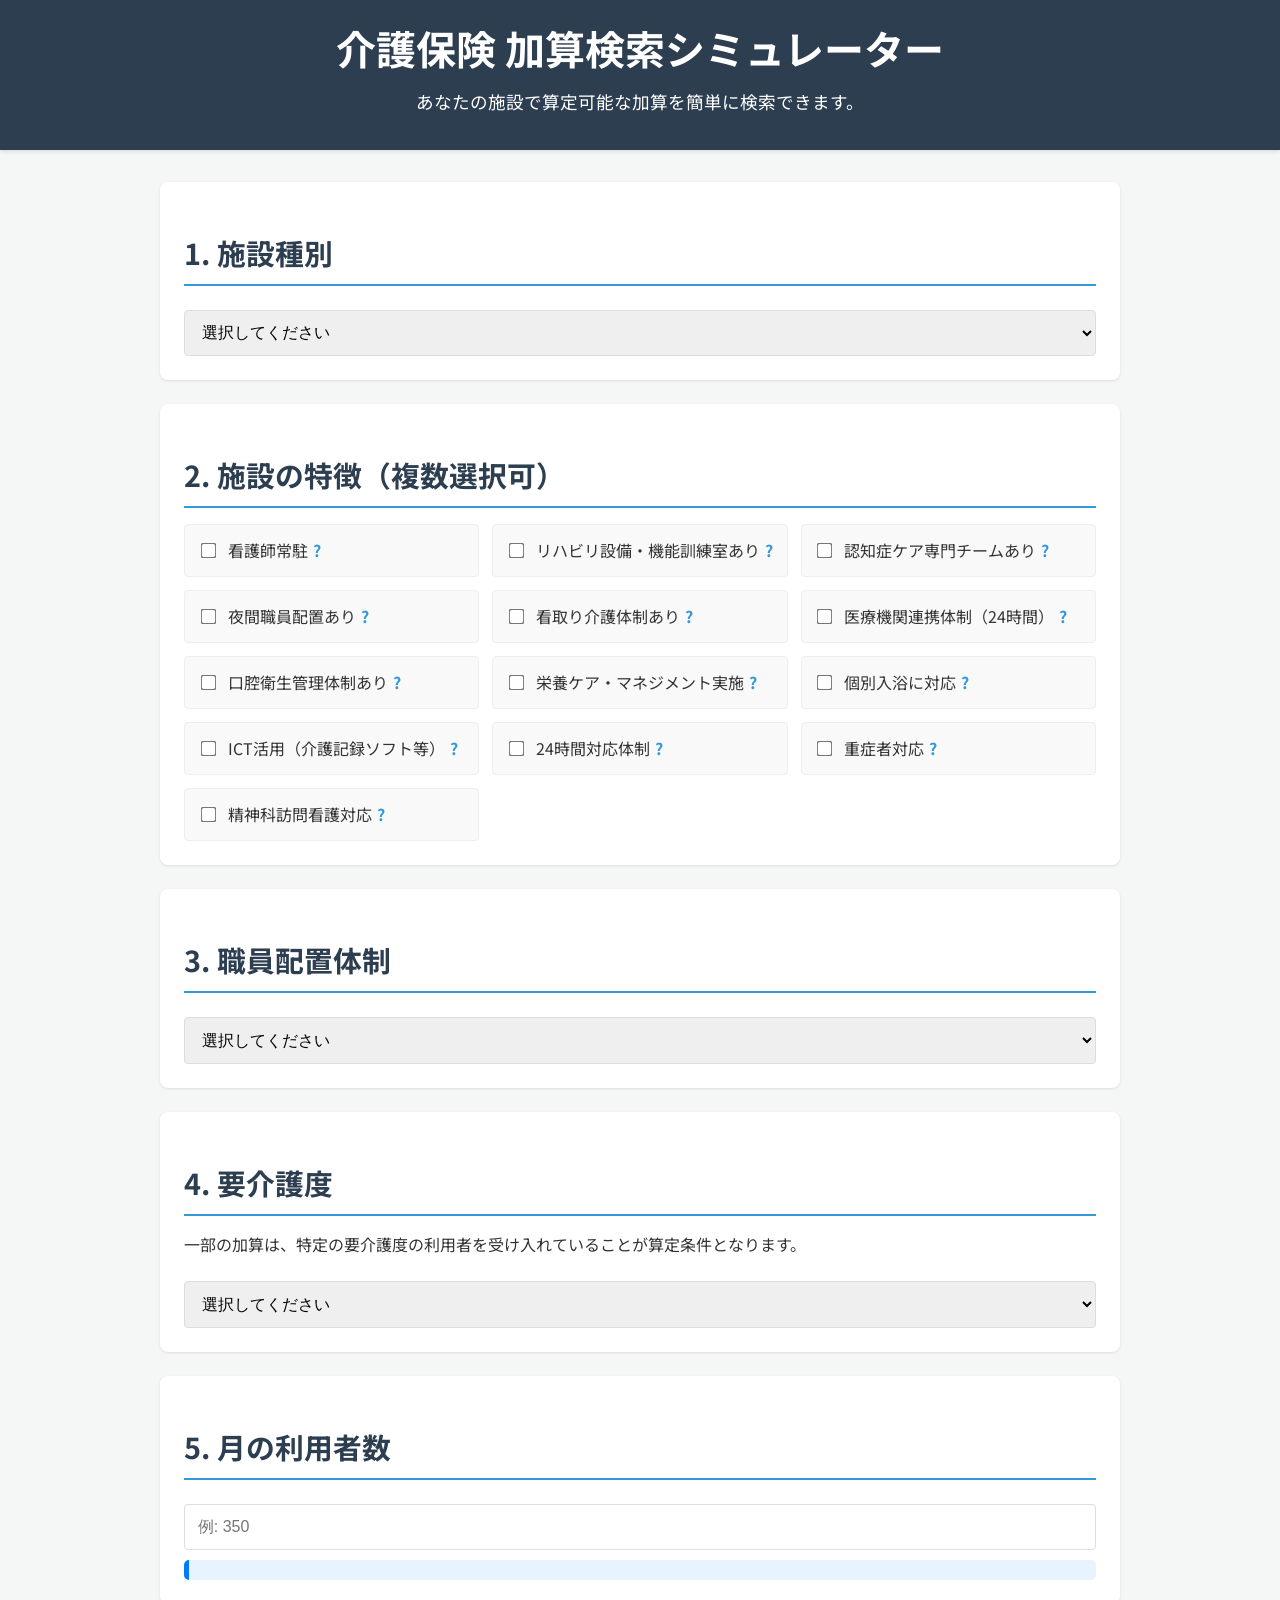
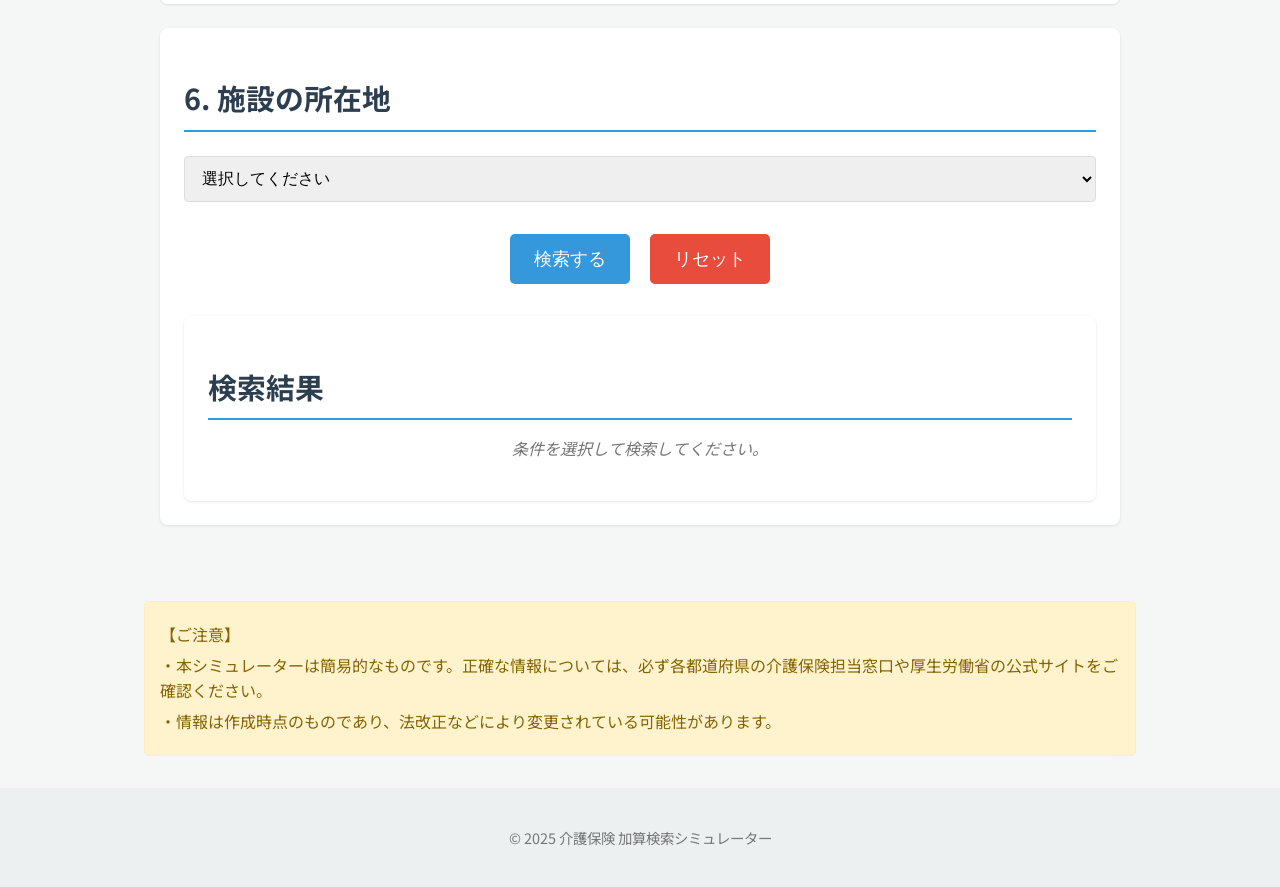
<file: docs/index.html>
<!DOCTYPE html>
<html lang="ja">
<head>
    <meta charset="UTF-8">
    <meta name="viewport" content="width=device-width, initial-scale=1.0">
    <title>介護保険 加算検索シミュレーター</title>
    <meta property="og:title" content="介護保険 加算検索シミュレーター">
    <meta property="og:type" content="website">
    <meta property="og:image" content="https://example.com/ogp-image.png"> <!-- 適切な画像URLに置き換えてください -->
    <meta property="og:url" content="https://your-app-url.com"> <!-- 適切な公開URLに置き換えてください -->
    <meta property="og:description" content="あなたの介護施設が介護保険の中でどの加算が取れるかを簡単に検索できるシミュレーターです。">
    <meta property="og:site_name" content="介護保険 加算検索シミュレーター">
    <link rel="stylesheet" href="style.css">
    <link rel="preconnect" href="https://fonts.googleapis.com">
    <link rel="preconnect" href="https://fonts.gstatic.com" crossorigin>
    <link href="https://fonts.googleapis.com/css2?family=Noto+Sans+JP:wght@300;400;700&display=swap" rel="stylesheet">
</head>
<body>
    <header>
        <h1>介護保険 加算検索シミュレーター</h1>
        <p>あなたの施設で算定可能な加算を簡単に検索できます。</p>
    </header>

    <main>
        <div class="container">
            <form id="search-form">
                <section class="form-section">
                    <h2>1. 施設種別</h2>
                    <select id="facility-type" class="form-select">
                        <option value="">選択してください</option>
                        <optgroup label="施設サービス">
                            <option value="tokuyo">特別養護老人ホーム（介護老人福祉施設）</option>
                            <option value="rouken">介護老人保健施設</option>
                            <option value="iryouin">介護医療院</option>
                            <option value="ryoyogata">介護療養型医療施設</option>
                        </optgroup>
                        <optgroup label="居宅サービス">
                            <option value="day-service">デイサービス（通所介護）</option>
                            <option value="home-visit">訪問介護</option>
                            <option value="home-nursing">訪問看護</option>
                            <option value="short-stay">ショートステイ（短期入所生活介護）</option>
                            <option value="group-home">グループホーム（認知症対応型共同生活介護）</option>
                            <option value="syotaki">小規模多機能型居宅介護</option>
                            <option value="home-rehab">訪問リハビリ</option>
                        </optgroup>
                    </select>
                </section>

                <section class="form-section">
                    <h2>2. 施設の特徴（複数選択可）</h2>
                    <div class="checkbox-group">
                        <label class="tooltip-container"> <input type="checkbox" name="features" value="nurse_stationed"> 看護師常駐 <span class="tooltip-icon">?</span><span class="tooltip-text">施設に看護師が常勤または非常勤で配置されている体制を指します。</span></label>
                        <label class="tooltip-container"> <input type="checkbox" name="features" value="rehab_equipment"> リハビリ設備・機能訓練室あり <span class="tooltip-icon">?</span><span class="tooltip-text">機能訓練を行うための専用のスペースや、必要な機器が整備されている状態です。</span></label>
                        <label class="tooltip-container"> <input type="checkbox" name="features" value="dementia_care"> 認知症ケア専門チームあり <span class="tooltip-icon">?</span><span class="tooltip-text">認知症ケアに関する専門的な研修を修了した職員を中心としたチームが、ケアを提供している体制です。</span></label>
                        <label class="tooltip-container"> <input type="checkbox" name="features" value="night_shift"> 夜間職員配置あり <span class="tooltip-icon">?</span><span class="tooltip-text">夜間帯（22時〜翌6時など）に、基準以上の介護・看護職員を配置している体制です。</span></label>
                        <label class="tooltip-container"> <input type="checkbox" name="features" value="mitori_care"> 看取り介護体制あり <span class="tooltip-icon">?</span><span class="tooltip-text">人生の最終段階における本人・家族の意向を尊重し、医師や看護師と連携して看取りを行う体制です。</span></label>
                        <label class="tooltip-container"> <input type="checkbox" name="features" value="medical_cooperation"> 医療機関連携体制（24時間） <span class="tooltip-icon">?</span><span class="tooltip-text">地域の協力医療機関と契約し、24時間いつでも医師や看護師と連絡・連携が取れる体制です。</span></label>
                        <label class="tooltip-container"> <input type="checkbox" name="features" value="oral_hygiene"> 口腔衛生管理体制あり <span class="tooltip-icon">?</span><span class="tooltip-text">歯科医師または歯科衛生士と連携し、入所者の口腔ケア計画を策定・実施している体制です。</span></label>
                        <label class="tooltip-container"> <input type="checkbox" name="features" value="nutrition_management"> 栄養ケア・マネジメント実施 <span class="tooltip-icon">?</span><span class="tooltip-text">管理栄養士が中心となり、入所者一人ひとりの栄養状態を評価し、改善計画を立てている状態です。</span></label>
                        <label class="tooltip-container"> <input type="checkbox" name="features" value="individual_bath"> 個別入浴に対応 <span class="tooltip-icon">?</span><span class="tooltip-text">大浴槽ではなく、個室または可動式の浴槽で、一人ずつ入浴できる設備と体制です。</span></label>
                        <label class="tooltip-container"> <input type="checkbox" name="features" value="ict_utilization"> ICT活用（介護記録ソフト等） <span class="tooltip-icon">?</span><span class="tooltip-text">介護記録、情報共有、請求業務などでICT（情報通信技術）を活用し、業務効率化を図っている状態です。</span></label>
                        <label class="tooltip-container"> <input type="checkbox" name="features" value="24h_support"> 24時間対応体制 <span class="tooltip-icon">?</span><span class="tooltip-text">利用者からの緊急連絡に24時間対応し、必要に応じて訪問できる体制です。</span></label>
                        <label class="tooltip-container"> <input type="checkbox" name="features" value="severe_case_support"> 重症者対応 <span class="tooltip-icon">?</span><span class="tooltip-text">人工呼吸器装着者や気管切開者など、医療依存度の高い利用者への対応が可能です。</span></label>
                        <label class="tooltip-container"> <input type="checkbox" name="features" value="mental_health_support"> 精神科訪問看護対応 <span class="tooltip-icon">?</span><span class="tooltip-text">精神疾患を持つ利用者に対し、専門的な知識を持つ看護師が訪問看護を提供します。</span></label>
                    </div>
                </section>

                <section class="form-section">
                    <h2>3. 職員配置体制</h2>
                    <select id="staffing-system" class="form-select">
                        <option value="">選択してください</option>
                        <option value="standard">人員基準を満たす（基本）</option>
                        <option value="care_worker_50">介護福祉士50%以上</option>
                        <option value="care_worker_70">介護福祉士70%以上</option>
                        <option value="long_term_75">勤続7年以上の介護福祉士が25%以上</option>
                        <option value="nurse_enhanced">看護職員体制強化</option>
                    </select>
                    
                </section>

                <section class="form-section">
                    <h2>4. 要介護度</h2>
                    <p class="form-description">一部の加算は、特定の要介護度の利用者を受け入れていることが算定条件となります。</p>
                    <select id="care-level" class="form-select">
                        <option value="">選択してください</option>
                        <option value="care_level_1">要介護1</option>
                        <option value="care_level_2">要介護2</option>
                        <option value="care_level_3">要介護3</option>
                        <option value="care_level_4">要介護4</option>
                        <option value="care_level_5">要介護5</option>
                    </select>
                </section>

                <section class="form-section">
                    <h2>5. 月の利用者数</h2>
                                        <input type="number" id="user-count" name="user-count" class="form-select" placeholder="例: 350" min="1">

                    <div id="facility-scale-display" class="scale-display"></div>
                </section>

                <section class="form-section">
                    <h2>6. 施設の所在地</h2>
                    <select id="location" class="form-select">
                        <option value="">選択してください</option>
                        <option value="level_1">1級地（+20%）- 東京都特別区</option>
                        <option value="level_2">2級地（+16%）- 横浜市, 大阪市など</option>
                        <option value="level_3">3級地（+15%）- さいたま市, 千葉市, 名古屋市など</option>
                        <option value="level_4">4級地（+12%）- 札幌市, 仙台市, 京都市, 神戸市, 広島市, 福岡市など</option>
                        <option value="level_5">5級地（+10%）- 茨城県, 埼玉県, 千葉県, 東京都, 神奈川県, 愛知県, 大阪府, 兵庫県の市町村</option>
                        <option value="level_6">6級地（+6%）- 宮城県, 茨城県, 栃木県, 群馬県, 埼玉県, 千葉県, 東京都, 神奈川県, 岐阜県, 静岡県, 愛知県, 三重県, 滋賀県, 京都府, 大阪府, 兵庫県, 奈良県, 和歌山県, 福岡県の市町村</option>
                        <option value="level_7">7級地（+3%）- 北海道, 青森県, 岩手県, 宮城県, 秋田県, 山形県, 福島県, 茨城県, 栃木県, 群馬県, 新潟県, 富山県, 石川県, 福井県, 山梨県, 長野県, 岐阜県, 静岡県, 三重県, 鳥取県, 島根県, 岡山県, 広島県, 山口県, 徳島県, 香川県, 愛媛県, 高知県, 福岡県, 佐賀県, 長崎県, 熊本県, 大分県, 宮崎県, 鹿児島県の市町村</option>
                        <option value="other">その他（+0%）- 上記以外の地域</option>
                    </select>

                <div class="button-group">
                    <button type="submit" class="search-button">検索する</button>
                    <button type="reset" class="reset-button">リセット</button>
                </div>
            </form>

            <div id="results-container">
                
                <h2>検索結果</h2>
                <div id="results-list">
                    <p class="no-results">条件を選択して検索してください。</p>
                </div>
            </div>
        </div>
    </main>

    <div class="notes">
        <p>【ご注意】</p>
        <p>・本シミュレーターは簡易的なものです。正確な情報については、必ず各都道府県の介護保険担当窓口や厚生労働省の公式サイトをご確認ください。</p>
        <p>・情報は作成時点のものであり、法改正などにより変更されている可能性があります。</p>
    </div>

    <footer>
        <p>&copy; 2025 介護保険 加算検索シミュレーター</p>
    </footer>

    <script src="script.js"></script>
</body>
</html>
</file>
<file: docs/style.css>
body {
    font-family: 'Noto Sans JP', sans-serif;
    line-height: 1.6;
    margin: 0;
    padding: 0;
    background-color: #f4f7f6;
    color: #333;
}

header {
    background-color: #2c3e50;
    color: #fff;
    padding: 1rem 0;
    text-align: center;
    box-shadow: 0 2px 4px rgba(0, 0, 0, 0.1);
}

header h1 {
    margin: 0;
    font-size: 2.5rem;
}

header p {
    font-size: 1.1rem;
    margin-top: 0.5rem;
}

main {
    padding: 2rem 0;
}

.container {
    max-width: 960px;
    margin: 0 auto;
    padding: 0 1rem;
}

.form-section {
    background-color: #fff;
    padding: 1.5rem;
    margin-bottom: 1.5rem;
    border-radius: 8px;
    box-shadow: 0 1px 3px rgba(0, 0, 0, 0.1);
}

.scale-display {
    margin-top: 10px;
    padding: 10px;
    border-radius: 5px;
    background-color: #e7f3ff;
    border-left: 5px solid #007bff;
    font-weight: bold;
    color: #0056b3;
}

.form-section h2 {
    color: #2c3e50;
    border-bottom: 2px solid #3498db;
    padding-bottom: 0.5rem;
    margin-bottom: 1rem;
    font-size: 1.8rem;
}

.form-select,
input[type="number"] {
    width: 100%;
    padding: 0.8rem;
    border: 1px solid #ddd;
    border-radius: 4px;
    font-size: 1rem;
    box-sizing: border-box;
    margin-top: 0.5rem;
}

.checkbox-group {
    display: grid;
    grid-template-columns: repeat(auto-fit, minmax(280px, 1fr));
    gap: 0.8rem;
}

.checkbox-group label {
    display: flex;
    align-items: center;
    background-color: #f9f9f9;
    padding: 0.8rem;
    border-radius: 4px;
    border: 1px solid #eee;
    cursor: pointer;
    transition: background-color 0.2s ease;
}

.checkbox-group label:hover {
    background-color: #eef;
}

.checkbox-group input[type="checkbox"] {
    margin-right: 0.8rem;
    transform: scale(1.2);
}

.tooltip-container {
    position: relative;
    display: inline-block;
}

.tooltip-icon {
    margin-left: 5px;
    cursor: help;
    color: #3498db;
    font-weight: bold;
}

.tooltip-text {
    visibility: hidden;
    width: 250px;
    background-color: #555;
    color: #fff;
    text-align: center;
    border-radius: 6px;
    padding: 5px 0;
    position: absolute;
    z-index: 1;
    bottom: 125%; /* Tooltip above the text */
    left: 50%;
    margin-left: -125px;
    opacity: 0;
    transition: opacity 0.3s;
    font-size: 0.85rem;
    line-height: 1.4;
}

.tooltip-text::after {
    content: "";
    position: absolute;
    top: 100%;
    left: 50%;
    margin-left: -5px;
    border-width: 5px;
    border-style: solid;
    border-color: #555 transparent transparent transparent;
}

.tooltip-container:hover .tooltip-text {
    visibility: visible;
    opacity: 1;
}

.tooltip-container-select {
    position: relative;
    display: inline-block;
    margin-top: 10px;
}

.tooltip-icon-select {
    margin-left: 5px;
    cursor: help;
    color: #3498db;
    font-weight: bold;
}

.tooltip-text-select {
    visibility: hidden;
    width: 300px;
    background-color: #555;
    color: #fff;
    text-align: left;
    border-radius: 6px;
    padding: 10px;
    position: absolute;
    z-index: 1;
    bottom: 125%; /* Tooltip above the text */
    left: 0;
    opacity: 0;
    transition: opacity 0.3s;
    font-size: 0.85rem;
    line-height: 1.4;
}

.tooltip-text-select::after {
    content: "";
    position: absolute;
    top: 100%;
    left: 20px;
    margin-left: -5px;
    border-width: 5px;
    border-style: solid;
    border-color: #555 transparent transparent transparent;
}

.tooltip-container-select:hover .tooltip-text-select {
    visibility: visible;
    opacity: 1;
}


.button-group {
    text-align: center;
    margin-top: 2rem;
}

.search-button,
.reset-button {
    padding: 0.8rem 1.5rem;
    border: none;
    border-radius: 5px;
    cursor: pointer;
    font-size: 1.1rem;
    transition: background-color 0.3s ease;
    margin: 0 0.5rem;
}

.search-button {
    background-color: #3498db;
    color: #fff;
}

.search-button:hover {
    background-color: #2980b9;
}

.reset-button {
    background-color: #e74c3c;
    color: #fff;
}

.reset-button:hover {
    background-color: #c0392b;
}

#results-container {
    background-color: #fff;
    padding: 1.5rem;
    border-radius: 8px;
    box-shadow: 0 1px 3px rgba(0, 0, 0, 0.1);
    margin-top: 2rem;
}

#results-container h2 {
    color: #2c3e50;
    border-bottom: 2px solid #3498db;
    padding-bottom: 0.5rem;
    margin-bottom: 1rem;
    font-size: 1.8rem;
}

.no-results {
    text-align: center;
    color: #777;
    font-style: italic;
}

.result-item {
    background-color: #f9f9f9;
    border: 1px solid #eee;
    padding: 1rem;
    margin-bottom: 1rem;
    border-radius: 5px;
}

.result-item h3 {
    color: #3498db;
    margin-top: 0;
    font-size: 1.4rem;
}

.result-item p {
    margin-bottom: 0.5rem;
}

.result-item ul {
    list-style: none;
    padding: 0;
}

.result-item ul li {
    background-color: #e9f5ff;
    padding: 0.5rem;
    border-left: 4px solid #3498db;
    margin-bottom: 0.3rem;
    border-radius: 3px;
}

footer {
    text-align: center;
    padding: 1.5rem 0;
    color: #777;
    font-size: 0.9rem;
    background-color: #ecf0f1;
    margin-top: 2rem;
}

@media (max-width: 768px) {
    header h1 {
        font-size: 2rem;
    }

    .form-section h2,
    #results-container h2 {
        font-size: 1.5rem;
    }

    .checkbox-group {
        grid-template-columns: 1fr;
    }

    .search-button,
    .reset-button {
        display: block;
        width: calc(100% - 1rem);
        margin: 0.5rem auto;
    }
}

.notes {
    background-color: #fff3cd;
    border: 1px solid #ffeeba;
    border-radius: 5px;
    padding: 15px;
    margin: 20px auto;
    max-width: 960px;
    color: #856404;
}

.notes p {
    margin: 5px 0;
}
</file>
